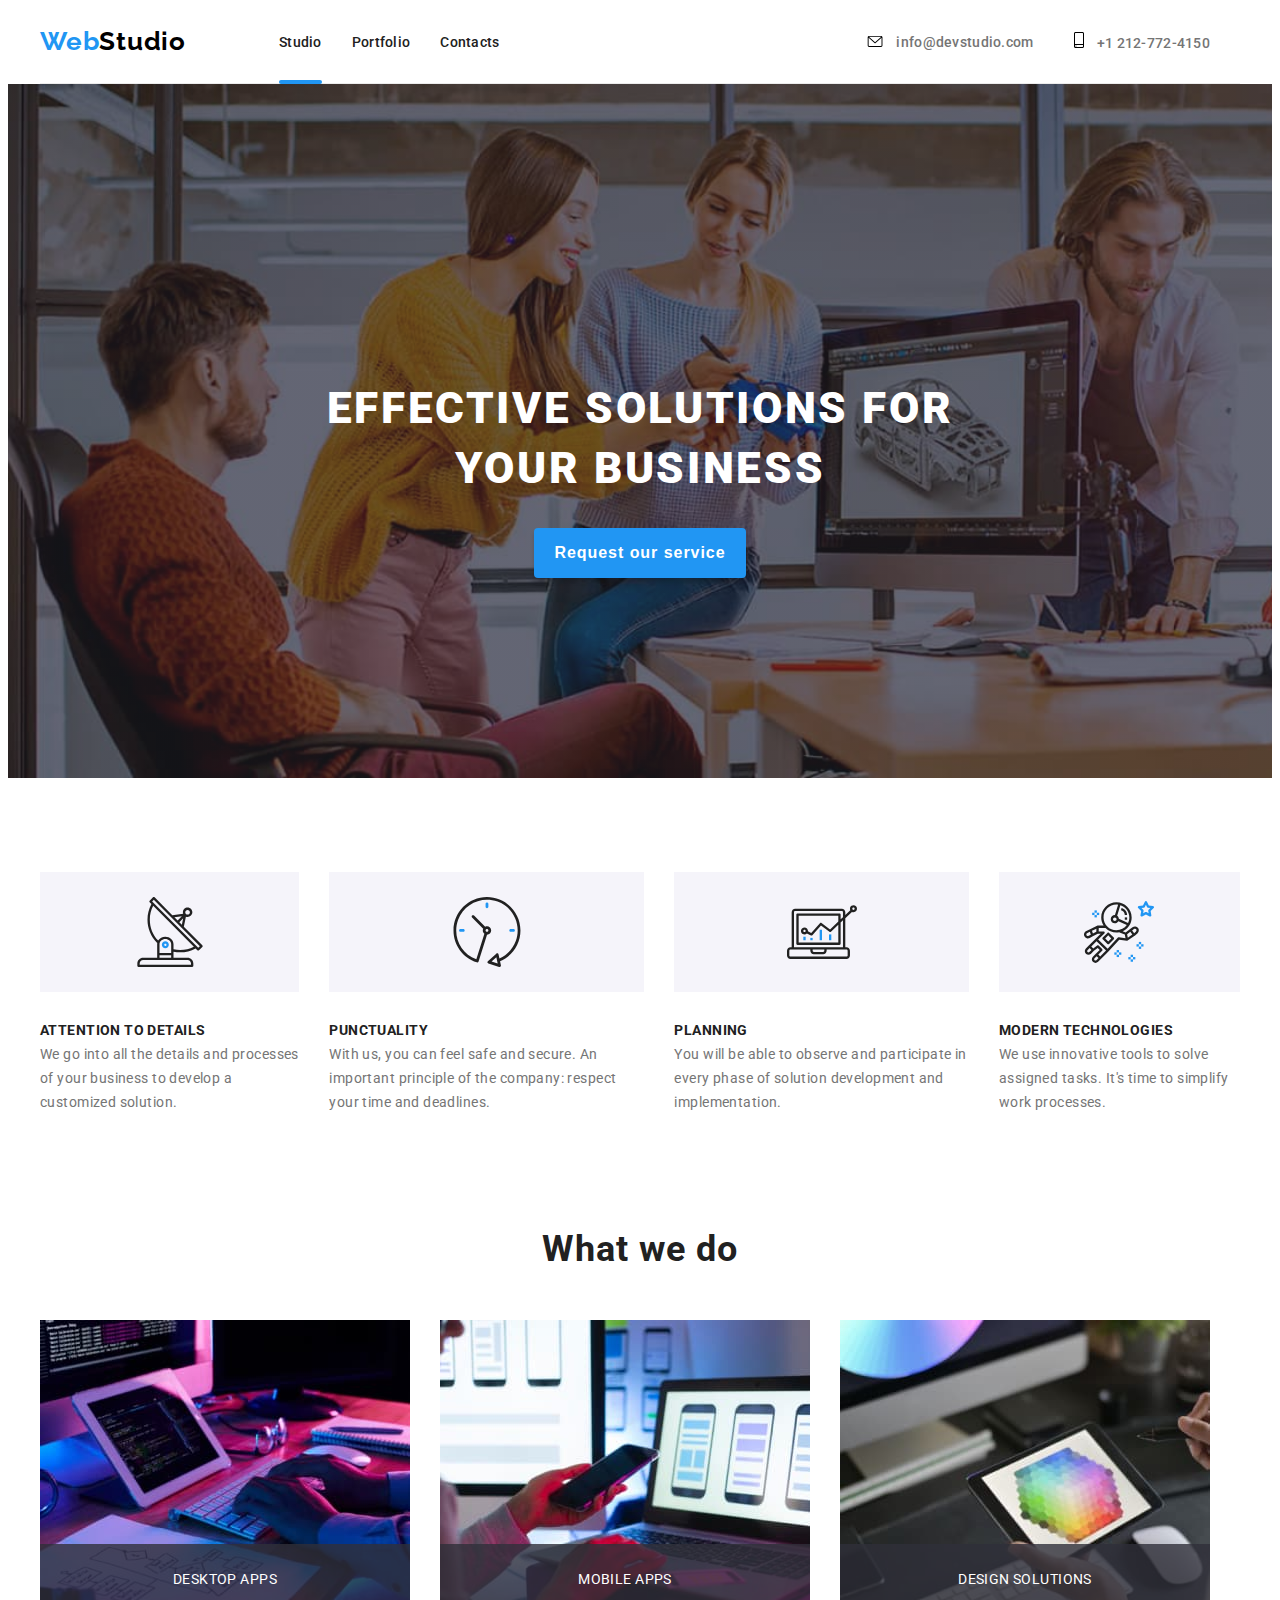
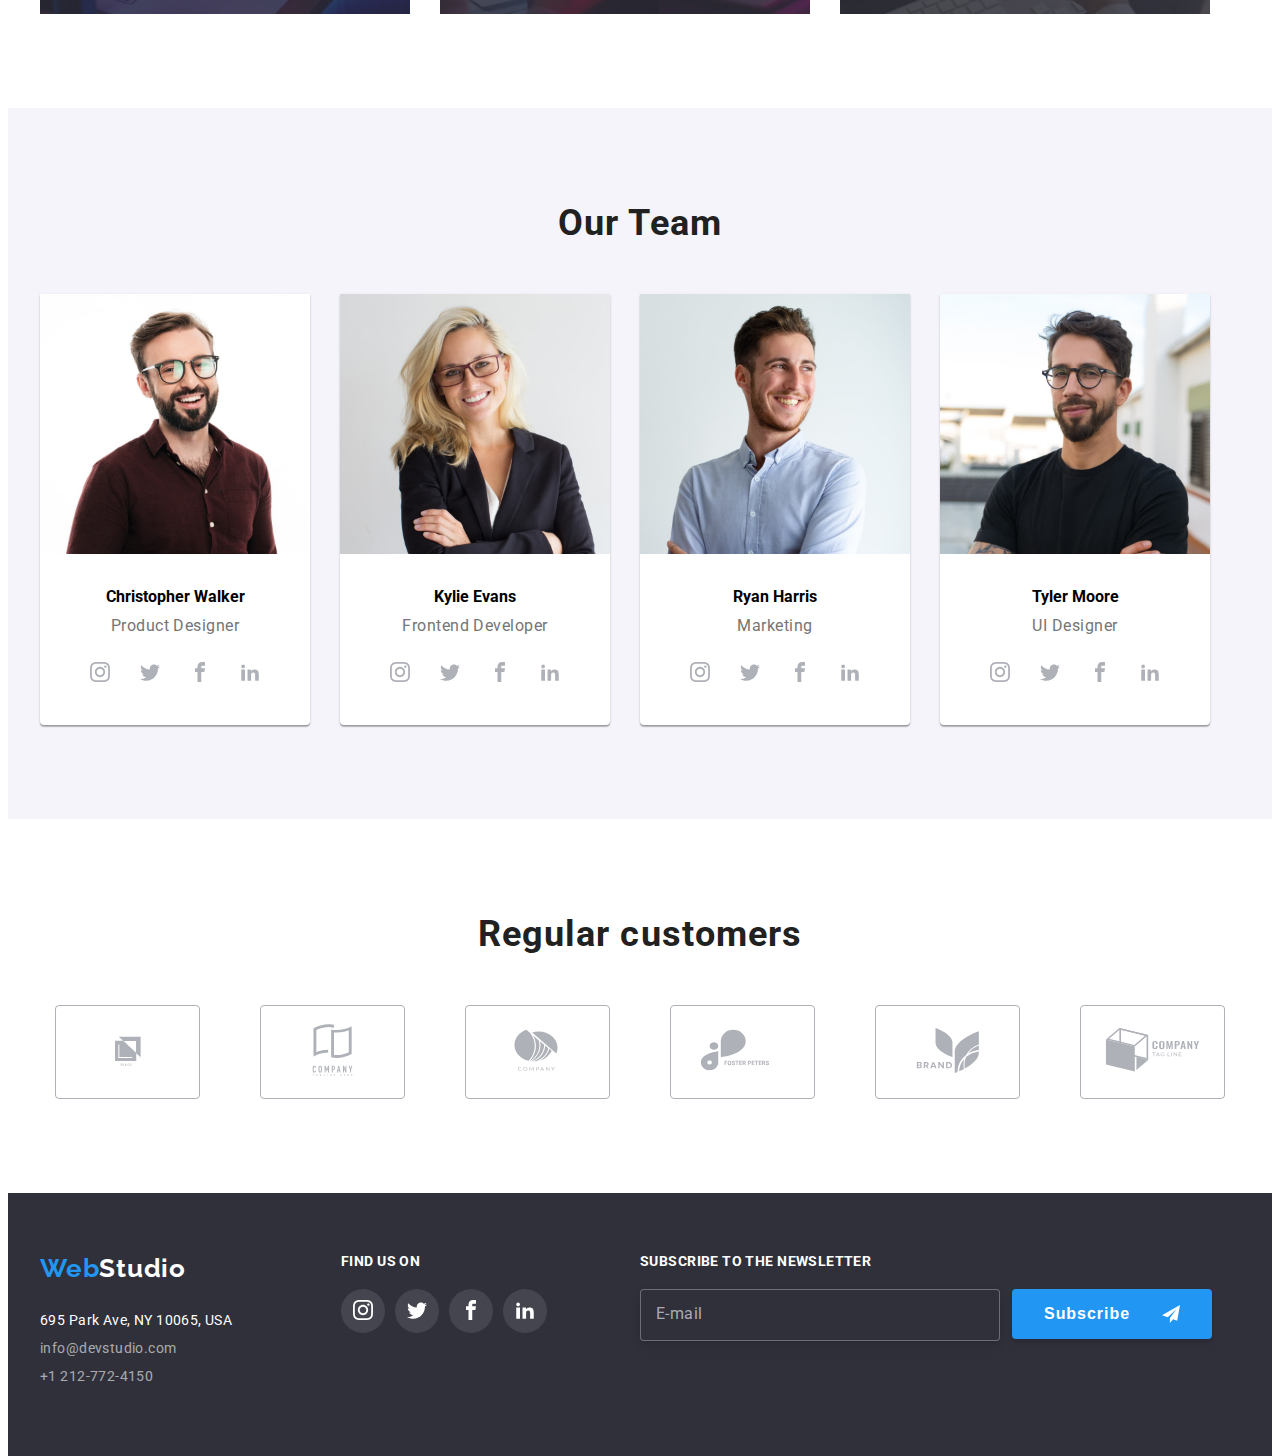
<file: index.html>
<!DOCTYPE html>
<html lang="en">
<head>
    <meta>
    <title>Web Home Studio Project</title>
    <link rel="preconnect" href="https://fonts.googleapis.com">
    <link rel="preconnect" href="https://fonts.gstatic.com" crossorigin>
    <link href="https://fonts.googleapis.com/css2?family=Raleway:wght@700&family=Roboto:wght@400;500;700;900&display=swap" rel="stylesheet">  
    <link rel="stylesheet" href="./css/styles.css">
    <link rel="stylesheet" href="./css/main.min.css">
</head>
<body>
    <div class="modal is-hidden" data-modal>
        <div class="modal-inner-div">
            <button class="x" data-modal-close>
                <svg class="modal-icon" width="11" height="11">
                <use href="./images/symbol-defs.svg#icon-Vector">
                </use>
            </svg></button>
            <div class="modal-form">
                <h3 class="modal-form-title">Leave your information and we'll call you back</h3>
                <form name="modal-request" class="modal-request-form">
                    <label class="modal-form-label">
                        Name
                        <input type="name" name="Name">
                        <svg class="modal-icon-form" width="12" height="12">
                            <use href="./images/symbol-defs.svg#icon-name-form"></use>
                        </svg>
                    </label>
                    <label class="modal-form-label">
                        Telephone
                        
                        <input type="tel" name="Telephone">
                        <svg class="modal-icon-form" width="12" height="12">
                            <use href="./images/symbol-defs.svg#icon-tel-form"></use>
                        </svg>
                    </label>
                    <label class="modal-form-label">
                        E-mail
                        
                        <input type="email" name="E-mail">
                        <svg class="modal-icon-form" width="12" height="12">
                            <use href="./images/symbol-defs.svg#icon-email-form"></use>
                        </svg>
                    </label>

                    <label class="modal-form-label">
                        Comments
                        <textarea name="feedback" placeholder="Enter the text"></textarea>
                    </label>

                    <label class="modal-checkbox">
                        
                        <input type="checkbox" name="Comments" value="reading">
                        <span class="modal-replace-checkbox">
                            <svg>
                                <use href="./images/symbol-defs.svg#icon-check-checkbox"></use>
                            </svg>
                        </span>
                        I agree with the letter and accept the
                        <span class="modal-terms-and-cond">Terms and Conditions</span>
                    </label>
                    <button type="submit" class="modal-send-button-form">Send</button>
                </form>
            </div>
        </div>
    </div>
    <!--HeaderClass-->
    <header class="header">    
        <div class="container">
            <div class="header-navigation">
                <a class="header-WebStudio-info" href="Web">Web<span id="studio1">Studio</span></a>
                <nav class="header-nav-link">
                    <ul class="header-left">
                        <li><a class="page-link-a" href="./index.html">Studio</a></li>
                        <li><a class="page-link" href="./portofolio.html">Portfolio</a></li>
                        <li><a class="page-link" href="Contacts">Contacts</a></li>
                    </ul>
                    <ul class="header-right">
                        <li class="header-right-envelope">
                            <a class="header-contact-link" href="mailto:info@devstudio.com">
                                <svg class="header-icons" width="16" height="12">
                                    <use href="./images/symbol-defs.svg#icon-envelope"></use>
                                </svg>
                                info@devstudio.com
                            </a>
                        </li>
                        <li class="header-right-phone">
                            <a class="header-contact-link" href="tel:+1 212-772-4150">
                                <svg class="header-icons" width="10" height="16">
                                    <use href="./images/symbol-defs.svg#icon-smartphone"></use>
                                </svg> 
                                +1 212-772-4150
                            </a>
                        </li>
                    </ul>
                </nav>   
            </div>
         </div>
     </header>
    <main>
        <!--OurMottoSection-->
        <section class="section section-one">
            <div class="container">
                <h1 class="section__title section-one-title">EFFECTIVE SOLUTIONS FOR YOUR BUSINESS</h1>
                <button data-modal-open class="head-button" type="button">Request our service</button>
            </div>
        </section>
        <!--OurQualities-->
        <section class="section section-two">
            <div class="container">
                <ul class="grid">
                    <li class="grid__items">
                        <div class="our-qualities">
                            <a href="#">
                                <svg width="70" height="70">
                                    <use href="./images/symbol-defs.svg#icon-antenna-1"></use>
                                </svg>
                            </a>
                            <h3 class="our-qualities__title" >ATTENTION TO DETAILS</h3>
                            <p class="our-qualities__description">We go into all the details and processes of your business to develop a customized solution.</p>
                        </div>
                    </li>
                    <li class="grid__items">
                        <div class="our-qualities">
                            <a href="#">
                                <svg width="70" height="70">
                                    <use href="./images/symbol-defs.svg#icon-clock-1"></use>
                                </svg>
                            </a>
                            <h3 class="our-qualities__title" >PUNCTUALITY</h3>
                            <p class="our-qualities__description">With us, you can feel safe and secure. An important principle of the company: respect your time and deadlines.</p>
                        </div>
                    </li>
                    <li class="grid__items">
                        <div class="our-qualities">
                            <a href="#">
                                <svg width="70" height="70">
                                    <use href="./images/symbol-defs.svg#icon-diagram-1"></use>
                                </svg>
                            </a>
                            <h3 class="our-qualities__title" >PLANNING</h3>
                            <p class="our-qualities__description">You will be able to observe and participate in every phase of solution development and implementation.</p>
                        </div>
                    </li>
                    <li class="grid__items">
                        <div class="our-qualities">
                            <a href="#">
                                <svg width="70" height="70">
                                    <use href="./images/symbol-defs.svg#icon-astronaut-1"></use>
                                </svg>
                            </a>
                            <h3 class="our-qualities__title" >MODERN TECHNOLOGIES</h3>
                            <p class="our-qualities__description">We use innovative tools to solve assigned tasks. It's time to simplify work processes.</p>
                        </div>
                    </li>
                </ul>
            </div>
        </section>
        </div>
        <!--WhatWeDoSection-->
        <section class="section section-three">
            <div class="container">
                <h2 class="section__title section-three-title">What we do</h2>
                <ul class="grid">
                    <li class="grid__items">
                        <div class="section-three-what-we-do">
                            <img src="./images/Tablet and comp 1.jpg" alt="Tablet and comp 1" width="370" height="294">
                            <p class="section-three-what-we-do__title">DESKTOP APPS</p>
                        </div>
                    </li>
                    <li class="grid__items">
                        <div class="section-three-what-we-do">
                            <img src="./images/Tablet and comp 2.jpg" alt="Tablet and comp 2" width="370" height="294">
                            <p class="section-three-what-we-do__title">MOBILE APPS</p>
                        </div>
                    </li>
                    <li class="grid__items">
                        <div class="section-three-what-we-do">
                            <img src="./images/Tablet and comp 3.jpg" alt="Tablet and comp 3" width="370" height="294">
                            <p class="section-three-what-we-do__title">DESIGN SOLUTIONS</p>
                        </div>
                    </li>
                </ul>
            </div>
        </section>
        </div>
        <!--OurTeamSection-->
        <section class="section section-four">
            <div class="container">
                <h2 class="section__title section-four-title">Our Team</h2>
                <ul class="grid">
                    <li class="grid__card">
                        <div class="our-team">
                            <img class="our-team__image" src="./images/Christopher Walker-2.jpg" alt="Christopher Walker" width="270" height="260">
                            <div class="our-team__details">
                                <h3 class="our-team__title">Christopher Walker</h3>
                                <p class="our-team__ocupation">Product Designer</p>
                            </div>
                            <!-- <div class="social-media-icons"> -->
                            <ul class="social-media-icons our-team__social-media">
                                    <li class="social-media__item">
                                        <a href="#">
                                            <svg width="20" height="20" fill="#AFB1B8">
                                            <use href="./images/symbol-defs.svg#icon-instagram"></use>
                                            </svg>
                                        </a>
                                    </li>
                                    <li class="social-media__item">
                                        <a href="#">
                                            <svg width="20" height="20" fill="#AFB1B8">
                                            <use href="./images/symbol-defs.svg#icon-twitter"></use>
                                            </svg>
                                        </a>
                                    </li>
                                    <li class="social-media__item">
                                            <a href="#">
                                            <svg width="20" height="20" fill="#AFB1B8">
                                                <use href="./images/symbol-defs.svg#icon-facebook"></use>
                                            </svg>
                                        </a>
                                    </li>
                                    <li class="social-media__item">
                                        <a href="#">
                                            <svg width="20" height="20" fill="#AFB1B8">
                                                <use href="./images/symbol-defs.svg#icon-linkedin2"></use>
                                            </svg>
                                        </a>
                                    </li>
                            </ul>
                            <!-- </div> -->
                        </div>
                    </li>
                    <li class="grid__card">
                        <!-- <div class="our-team"> -->
                            <img class="our-team__image" src="./images/Kylie Evans-2.jpg" alt="Kylie Evans" width="270" height="260">
                            <div class="our-team__details">
                                <h3 class="our-team__title">Kylie Evans</h3>
                                <p class="our-team__ocupation">Frontend Developer</p>
                            </div>  
                            <!-- <div class="social-media-icons"> -->
                                <ul class="social-media-icons our-team__social-media">
                                    <li class="social-media__item">
                                        <a href="#">
                                        <svg width="20" height="20" fill="#AFB1B8">
                                            <use href="./images/symbol-defs.svg#icon-instagram"></use>
                                        </svg>
                                    </a></li>
                                    <li class="social-media__item">
                                        <a href="#">
                                        <svg width="20" height="20" fill="#AFB1B8">
                                            <use href="./images/symbol-defs.svg#icon-twitter"></use>
                                        </svg>
                                    </a></li>
                                    <li class="social-media__item">
                                        <a href="#">
                                        <svg width="20" height="20" fill="#AFB1B8">
                                            <use href="./images/symbol-defs.svg#icon-facebook"></use>
                                        </svg>
                                    </a></li>
                                    <li class="social-media__item">
                                        <a href="#">
                                        <svg width="20" height="20" fill="#AFB1B8">
                                            <use href="./images/symbol-defs.svg#icon-linkedin2"></use>
                                        </svg>
                                    </a></li>
                                </ul>
                            <!-- </div> -->
                        <!-- </div> -->
                    </li>
                    <li class="grid__card">
                        <!-- <div class="our-team"> -->
                            <img class="our-team__image" src="./images/Ryan Harris-2.jpg" alt="Ryan Harris" width="270" height="260">
                            <div class="our-team__details">
                                <h3 class="our-team__title">Ryan Harris</h3>
                                <p class="our-team__ocupation">Marketing</p>
                            </div>
                            <!-- <div class="social-media-icons"> -->
                                <ul class="social-media-icons our-team__social-media">
                                    <li class="social-media__item">
                                        <a href="#">
                                        <svg width="20" height="20" fill="#AFB1B8">
                                            <use href="./images/symbol-defs.svg#icon-instagram"></use>
                                        </svg>
                                    </a></li>
                                    <li class="social-media__item">
                                        <a href="#">
                                        <svg width="20" height="20" fill="#AFB1B8">
                                            <use href="./images/symbol-defs.svg#icon-twitter"></use>
                                        </svg>
                                    </a></li>
                                    <li class="social-media__item">
                                        <a href="#">
                                        <svg width="20" height="20" fill="#AFB1B8">
                                            <use href="./images/symbol-defs.svg#icon-facebook"></use>
                                        </svg>
                                    </a></li>
                                    <li class="social-media__item">
                                        <a href="#">
                                        <svg width="20" height="20" fill="#AFB1B8">
                                            <use href="./images/symbol-defs.svg#icon-linkedin2"></use>
                                        </svg>
                                    </a></li>
                                </ul>
                            <!-- </div> -->
                        <!-- </div> -->
                    </li>
                    <li class="grid__card">
                        <!-- <div class="our-team"> -->
                            <img class="our-team__image" src="./images/Tyler Moore-2.jpg" alt="Tyler Moore" width="270" height="260">
                            <div class="our-team__details">
                                <h3 class="our-team__title">Tyler Moore</h3>
                                <p class="our-team__ocupation">UI Designer</p>
                            </div>
                            <!-- <div class="social-media-icons"> -->
                                <ul class="social-media-icons our-team__social-media">
                                    <li class="social-media__item">
                                        <a href="#">
                                        <svg width="20" height="20" fill="#AFB1B8">
                                            <use href="./images/symbol-defs.svg#icon-instagram"></use>
                                        </svg>
                                    </a></li>
                                    <li class="social-media__item">
                                        <a href="#">
                                        <svg width="20" height="20" fill="#AFB1B8">
                                            <use href="./images/symbol-defs.svg#icon-twitter"></use>
                                        </svg>
                                    </a></li>
                                    <li class="social-media__item">
                                        <a href="#">
                                        <svg width="20" height="20" fill="#AFB1B8">
                                            <use href="./images/symbol-defs.svg#icon-facebook"></use>
                                        </svg>
                                    </a></li>
                                    <li class="social-media__item">
                                        <a href="#">
                                        <svg width="20" height="20" fill="#AFB1B8">
                                            <use href="./images/symbol-defs.svg#icon-linkedin2"></use>
                                        </svg>
                                    </a></li>
                                </ul>
                            <!-- </div> -->
                        <!-- </div> -->
                    </li>
                </ul>
            </div>
        </section>
        </div>
        <!--RegularCustomers-->
        <section class="section section-five">
            <div class="container">
                <h2 class="section-title section-five-title">Regular customers</h2>
                <ul class="grid">
                    <li class="grid-customers">
                        <a href="#">
                        <svg width="106" height="60" fill="#AFB1B8">
                            <use href="./images/symbol-defs.svg#icon-Client-1"></use>
                        </svg>
                    </a></li>
                    <li class="grid-customers">
                        <a href="#">
                        <svg width="106" height="60" fill="#AFB1B8">
                            <use href="./images/symbol-defs.svg#icon-Logo"></use>
                        </svg>
                    </a></li>
                    <li class="grid-customers">
                        <a href="#">
                        <svg width="106" height="60" fill="#AFB1B8">
                            <use href="./images/symbol-defs.svg#icon-Logo-1"></use>
                        </svg>
                    </a></li>
                    <li class="grid-customers">
                        <a href="#">
                        <svg width="106" height="60" fill="#AFB1B8">
                            <use href="./images/symbol-defs.svg#icon-Logo-2"></use>
                        </svg>
                    </a></li>
                    <li class="grid-customers">
                        <a href="#">
                        <svg width="106" height="60" fill="#AFB1B8">
                            <use href="./images/symbol-defs.svg#icon-Logo-3"></use>
                        </svg>
                    </a></li>
                    <li class="grid-customers">
                        <a href="#">
                        <svg width="106" height="60" fill="#AFB1B8">
                            <use href="./images/symbol-defs.svg#icon-Logo-4"></use>
                        </svg>
                    </a></li>
                </ul>
            </div>
        </section>
    </main>
    <!--FooterSection-->
    <footer class="footer">
        <div class="container">
            <div class="footer-navigation">
                <div class="footer-left">
                    <a class="footer-WebStudio-info bottom-webstudio" href="Web">Web<span id="studio2">Studio</span></a>
                    <address>
                        <ul class="footer-adress-list">
                            <li class="footer-adress"><a class="footer-adress-link" href="695 Park Ave, NY 10065, USA">695 Park Ave, NY 10065, USA</a></li>
                            <li class="footer-adress"><a class="footer-contact-link" href="mailto:info@devstudio.com">info@devstudio.com</a></li>
                            <li class="footer-adress"><a class="footer-contact-link" href="tel:+1 212-772-4150">+1 212-772-4150</a></li>
                        </ul>
                    </address>
                </div>
                <div class="footer-social-media-icons footer-right">
                    <p class="find-us-on">FIND US ON</p>
                    <ul class="footer-social-media-icons-list">
                        <li class="footer-icon-list-item">
                            <a href="#">
                            <svg width="20" height="20" fill="white">
                                <use href="./images/symbol-defs.svg#icon-instagram"></use>
                            </svg>
                        </a></li>
                        <li class="footer-icon-list-item">
                            <a href="#">
                            <svg width="20" height="20" fill="white">
                                <use href="./images/symbol-defs.svg#icon-twitter"></use>
                            </svg>
                        </a></li>
                        <li class="footer-icon-list-item">
                            <a href="#">
                            <svg width="20" height="20" fill="white">
                                <use href="./images/symbol-defs.svg#icon-facebook"></use>
                            </svg>
                        </a></li>
                        <li class="footer-icon-list-item">
                            <a href="#">
                            <svg width="20" height="20" fill="white">
                                <use href="./images/symbol-defs.svg#icon-linkedin2"></use>
                            </svg>
                        </a></li>
                    </ul>
                </div>
                <div class="footer-form-position">
                    <h3 class="footer-form-position-title">SUBSCRIBE TO THE NEWSLETTER</h3>
                    <div class="footer-form">
                        <P class="footer-email-text">E-mail</P>
                        <form name="" class="footer-form-email">
                            <label class="footer-form-label">
                                <input type="email" name="E-mail"/>
                            </label>
                        </form>
                        <button class="footer-form-button" type="submit">Subscribe
                            <svg class="modal-icon-form-footer" width="18" height="18">
                                <use href="./images/symbol-defs.svg#icon-icon-send-footer"></use>
                            </svg>
                        </button>
                        </form>
                    </div>
                </div>
            </div>
        </div>        
    </footer>
    <script src="./js/modal.js"></script>
</body>
</html>
</file>
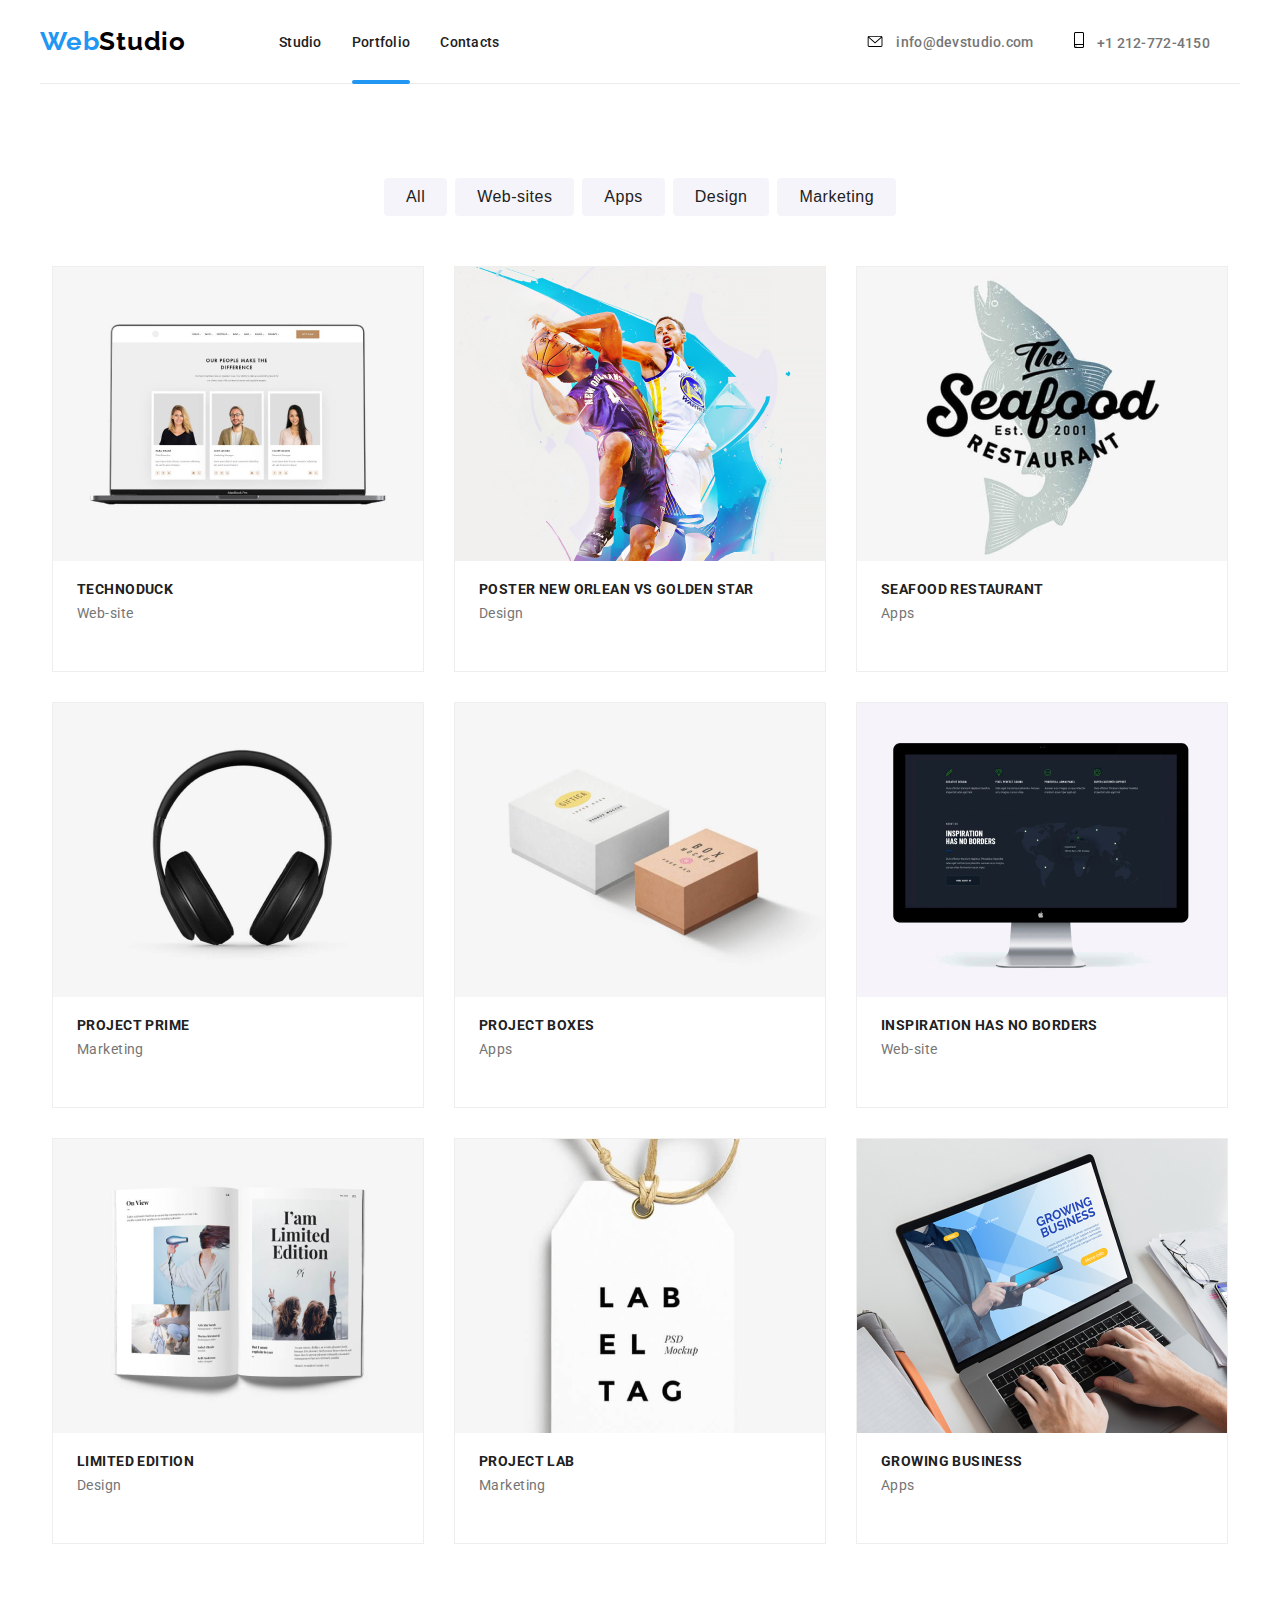
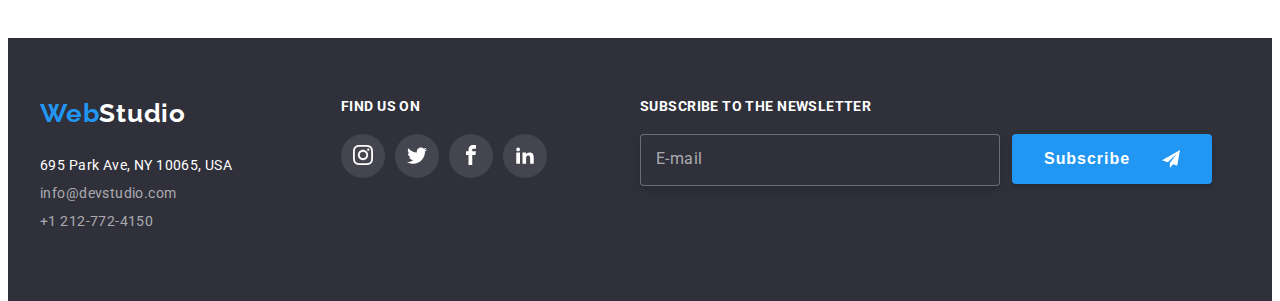
<file: portofolio.html>
<!DOCTYPE html>
<html lang="en">
<head>
    <meta>
    <title>Web Home Studio Project</title>
    <link rel="preconnect" href="https://fonts.googleapis.com">
    <link rel="preconnect" href="https://fonts.gstatic.com" crossorigin>
    <link href="https://fonts.googleapis.com/css2?family=Raleway:wght@700&family=Roboto:wght@400;500;700;900&display=swap" rel="stylesheet">  
    <link rel="stylesheet" href="./css/styles.css">
    <link rel="stylesheet" href="./css/main.min.css">
</head>
<body>
    <!--HeaderClass-->
    <header class="header">    
        <div class="container">
            <div class="header-navigation">
                <a class="header-WebStudio-info" href="Web">Web<span id="studio1">Studio</span></a>
                <nav class="header-nav-link">
                    <ul class="header-left">
                        <li><a class="page-link" href="./index.html">Studio</a></li>
                        <li><a class="page-link-a" href="./portofolio.html">Portfolio</a></li>
                        <li><a class="page-link" href="Contacts">Contacts</a></li>
                    </ul>
                    <ul class="header-right">
                        <li class="header-right-envelope">
                            <a class="header-contact-link" href="mailto:info@devstudio.com">
                                <svg class="header-icons" width="16" height="12">
                                    <use href="./images/symbol-defs.svg#icon-envelope"></use>
                                </svg>
                                info@devstudio.com
                            </a>
                        </li>
                        <li class="header-right-phone">
                            <a class="header-contact-link" href="tel:+1 212-772-4150">
                                <svg class="header-icons" width="10" height="16">
                                    <use href="./images/symbol-defs.svg#icon-smartphone"></use>
                                </svg> 
                                +1 212-772-4150
                            </a>
                        </li>
                    </ul>
                </nav>   
            </div>
         </div>
     </header>
    <main>
        <!--OurProjectsSection-->
        <section class="section portofolio-section">
            <div class="container">
                <ul class="grid grid-projects">
                    <li><button class="grid-button" type="button">All</button></li>
                    <li><button class="grid-button" type="button">Web-sites</button></li>
                    <li><button class="grid-button" type="button">Apps</button></li>
                    <li><button class="grid-button" type="button">Design</button></li>
                    <li><button class="grid-button" type="button">Marketing</button></li>
                </ul>
                <ul class="grid grid-portofolio">
                    <li class="grid__card-portofolio">
                        <div class="grid__card-portofolio-upper">
                            <div class="grid__overlay">Technoduck is a state-of-the-art coronavirus distribution platform. Companies use this platform for digital espionage and attacks on competitors' secure servers.</div>
                            <img class="grid__image-portofolio" src="./images/img-1.jpg" alt="">
                        </div>
                        <div class="grid__card-portofolio-lower">
                            <h3 class="grid-title" >Technoduck</h3>
                            <p class="grid-description" >Web-site</p>
                        </div>
                    </li>
                    <li class="grid__card-portofolio">
                        <div class="grid__card-portofolio-upper">
                            <div class="grid__overlay">Technoduck is a state-of-the-art coronavirus distribution platform. Companies use this platform for digital espionage and attacks on competitors' secure servers.</div>
                            <img class="grid__image-portofolio" src="./images/img-2.jpg" alt="">
                        </div>
                        <div class="grid__card-portofolio-lower">
                            <h3 class="grid-title" >Poster New Orlean vs Golden Star</h3>
                            <p class="grid-description">Design</p>
                        </div>
                    </li>
                    <li class="grid__card-portofolio">
                        <div class="grid__card-portofolio-upper">
                            <div class="grid__overlay">Technoduck is a state-of-the-art coronavirus distribution platform. Companies use this platform for digital espionage and attacks on competitors' secure servers.</div>
                            <img class="grid__image-portofolio" src="./images/img-3.jpg" alt="">
                        </div>
                        <div class="grid__card-portofolio-lower">
                           <h3 class="grid-title" >Seafood Restaurant</h3>
                           <p class="grid-description">Apps</p>
                        </div>
                    </li>
                    <li class="grid__card-portofolio">
                        <div class="grid__card-portofolio-upper">
                            <div class="grid__overlay">Technoduck is a state-of-the-art coronavirus distribution platform. Companies use this platform for digital espionage and attacks on competitors' secure servers.</div>
                            <img class="grid__image-portofolio" src="./images/img-4.jpg" alt="">
                         </div>
                         <div class="grid__card-portofolio-lower">
                            <h3 class="grid-title" >Project Prime</h3>
                            <p class="grid-description">Marketing</p>
                        </div>
                    </li>
                    <li class="grid__card-portofolio">
                        <div class="grid__card-portofolio-upper">
                            <div class="grid__overlay">Technoduck is a state-of-the-art coronavirus distribution platform. Companies use this platform for digital espionage and attacks on competitors' secure servers.</div>
                            <img class="grid__image-portofolio" src="./images/img-5.jpg" alt="">
                        </div>
                        <div class="grid__card-portofolio-lower">
                            <h3 class="grid-title" >Project Boxes</h3>
                            <p class="grid-description">Apps</p>
                        </div>
                    </li>
                    <li class="grid__card-portofolio">
                        <div class="grid__card-portofolio-upper">
                            <div class="grid__overlay">Technoduck is a state-of-the-art coronavirus distribution platform. Companies use this platform for digital espionage and attacks on competitors' secure servers.</div>
                            <img class="grid__image-portofolio" src="./images/img-6.jpg" alt="">
                        </div>
                        <div class="grid__card-portofolio-lower">
                            <h3 class="grid-title" >Inspiration has no Borders</h3>
                            <p class="grid-description">Web-site</p>
                        </div>
                    </li>
                    <li class="grid__card-portofolio">
                        <div class="grid__card-portofolio-upper">
                            <div class="grid__overlay">Technoduck is a state-of-the-art coronavirus distribution platform. Companies use this platform for digital espionage and attacks on competitors' secure servers.</div>
                            <img class="grid__image-portofolio" src="./images/img-7.jpg" alt="">
                        </div>
                        <div class="grid__card-portofolio-lower">
                            <h3 class="grid-title" >Limited Edition</h3>
                            <p class="grid-description">Design</p>
                        </div>
                    </li>
                    <li class="grid__card-portofolio">
                        <div class="grid__card-portofolio-upper">
                            <div class="grid__overlay">Technoduck is a state-of-the-art coronavirus distribution platform. Companies use this platform for digital espionage and attacks on competitors' secure servers.</div>
                            <img class="grid__image-portofolio" src="./images/img-8.jpg" alt="">
                        </div>
                        <div class="grid__card-portofolio-lower">
                            <h3 class="grid-title" >Project LAB</h3>
                            <p class="grid-description">Marketing</p>
                        </div>
                    </li>
                    <li class="grid__card-portofolio">
                        <div class="grid__card-portofolio-upper">
                            <div class="grid__overlay">Technoduck is a state-of-the-art coronavirus distribution platform. Companies use this platform for digital espionage and attacks on competitors' secure servers.</div>
                            <img class="grid__image-portofolio" src="./images/img-9.jpg" alt="">
                        </div>
                        <div class="grid__card-portofolio-lower">
                            <h3 class="grid-title" >Growing Business</h3>
                            <p class="grid-description">Apps</p>
                        </div>
                    </li>
                </ul>
            </div>
        </section>
    </main>
    <!--FooterSection-->
    <footer class="footer">
        <div class="container">
            <div class="footer-navigation">
                <div class="footer-left">
                    <a class="footer-WebStudio-info bottom-webstudio" href="Web">Web<span id="studio2">Studio</span></a>
                    <address>
                        <ul class="footer-adress-list">
                            <li class="footer-adress"><a class="footer-adress-link" href="695 Park Ave, NY 10065, USA">695 Park Ave, NY 10065, USA</a></li>
                            <li class="footer-adress"><a class="footer-contact-link" href="mailto:info@devstudio.com">info@devstudio.com</a></li>
                            <li class="footer-adress"><a class="footer-contact-link" href="tel:+1 212-772-4150">+1 212-772-4150</a></li>
                        </ul>
                    </address>
                </div>
                <div class="footer-social-media-icons footer-right">
                    <p class="find-us-on">FIND US ON</p>
                    <ul class="footer-social-media-icons-list">
                        <li class="footer-icon-list-item">
                            <a href="#">
                            <svg width="20" height="20" fill="white">
                                <use href="./images/symbol-defs.svg#icon-instagram"></use>
                            </svg>
                        </a></li>
                        <li class="footer-icon-list-item">
                            <a href="#">
                            <svg width="20" height="20" fill="white">
                                <use href="./images/symbol-defs.svg#icon-twitter"></use>
                            </svg>
                        </a></li>
                        <li class="footer-icon-list-item">
                            <a href="#">
                            <svg width="20" height="20" fill="white">
                                <use href="./images/symbol-defs.svg#icon-facebook"></use>
                            </svg>
                        </a></li>
                        <li class="footer-icon-list-item">
                            <a href="#">
                            <svg width="20" height="20" fill="white">
                                <use href="./images/symbol-defs.svg#icon-linkedin2"></use>
                            </svg>
                        </a></li>
                    </ul>
                </div>
                <div class="footer-form-position">
                    <h3 class="footer-form-position-title">SUBSCRIBE TO THE NEWSLETTER</h3>
                    <div class="footer-form">
                        <P class="footer-email-text">E-mail</P>
                        <form name="" class="footer-form-email">
                            <label class="footer-form-label">
                                <input type="email" name="E-mail"/>
                            </label>
                        </form>
                        <button class="footer-form-button" type="submit">Subscribe
                            <svg class="modal-icon-form-footer" width="18" height="18">
                                <use href="./images/symbol-defs.svg#icon-icon-send-footer"></use>
                            </svg>
                        </button>
                        </form>
                    </div>
                </div>
            </div>
        </div>        
    </footer>
</body>
</html>
</file>
<file: css/styles.css>
/* html {
    font-family: 'Roboto';
    font-style: normal;
    font-size: 14px;
} */

/* li {
    list-style: none;
    text-decoration: none;
} */

/* .container {
    width: 1200px;
    margin: 0px auto;
} */

/* .section {
    padding-top: 94px;
} */

/* .header-navigation { 
    background-color: white;
    font-weight: 500;
    line-height: 16px;
    letter-spacing: 0.02em;
    display: flex;
    justify-content: space-between;
    width: 100%;
    align-items: center;
    border-bottom: 1px solid #ECECEC;
} */

/* .modal {
    background: rgba(0, 0, 0, 0.2);
    position: fixed;
    width: 100%;
    height: 100%;
    z-index: 1;
    display: flex;
    justify-content: center;
    align-items: center;
    transition: opacity 250ms linear;
} */

/* .is-hidden {
    visibility: hidden;
    opacity: 0;
} */

/* .modal-inner-div {
    width: 528px;
    height: 581px;
    left: 536px;
    top: 221px;
    background: #FFFFFF;
    box-shadow: 0px 1px 3px rgba(0, 0, 0, 0.12), 0px 1px 1px rgba(0, 0, 0, 0.14), 0px 2px 1px rgba(0, 0, 0, 0.2);
    border-radius: 4px;
    transition: 250ms cubic-bezier(0.4, 0, 0.2, 1);
} */
/* .modal-inner-div > button {
    left: 490px;
    top: 8px;
    position: relative;
    padding: 0px;
    width: 30px;
    height: 30px;
    background: white;
    border: 1px solid rgba(0, 0, 0, 0.1);
    border-radius: 50%;
} */

/* modal-inner-div svg:hover {
    color: #2196F3;
    cursor: pointer;
    transition: 250ms cubic-bezier(0.4, 0, 0.2, 1);
} */

/* .x:hover {
    color: #2196F3;
    cursor: pointer;
    transition: 250ms cubic-bezier(0.4, 0, 0.2, 1);
} */

/* .modal-icon > use:hover {
    fill: #2196F3;
    cursor: pointer;
    transition: 250ms cubic-bezier(0.4, 0, 0.2, 1);
} */

/* .modal-form {
    flex-direction: column;
    margin: 2px 41px 40px 39px;
} */

/* .modal-icon-form {
    fill: #212121;
    padding-top: 30px;
    padding-left: 12px;
    position: absolute;
} */

/* .modal-form-title {
    margin: 2px 0px 12px;
    font-weight: 700;
    font-size: 20px;
    line-height: 23px;
    text-align: center;
    letter-spacing: 0.03em;
    color: #212121;
} */

/* .modal-request-form {
    display: flex;
    flex-direction: column;
} */

/* .modal-form-label {
    display: flex;
    flex-direction: column;
    padding: 0px 0px 10px;
    font-size: 12px;
    line-height: 14px;
    letter-spacing: 0.01em;
    color: #757575;
} */

/* .modal-form-label > input {
    padding-left: 40px;
} */

/* .modal-checkbox {
    font-weight: 400;
    font-size: 14px;
    line-height: 24px;
    letter-spacing: 0.03em;
    color: #757575;
    margin: 10px 11px 30px 13px;
    display: flex;
} */

/* .modal-form-label > input {
    margin: 4px 0px 0px;
    font-weight: 400;
    box-sizing: border-box;
    width: 448px;
    height: 40px;
    left: 576px;
    top: 382px;
    border: 1px solid rgba(33, 33, 33, 0.2);
    border-radius: 4px;
    outline: none;
} */

/* .modal-form-label > input:focus {
    border: 1px solid #2196F3;
    border-radius: 4px;
    cursor: pointer;
    outline: none;
    fill: #2196F3;
    transition: 250ms cubic-bezier(0.4, 0, 0.2, 1);
} */

    /* .modal-request-form input[type="email"]:focus+.modal-icon-form {
        fill: #2196F3;
        transition: 250ms cubic-bezier(0.4, 0, 0.2, 1);
    } */

/* .modal-request-form input[type="tel"]:focus+.modal-icon-form {
    fill: #2196F3;
    transition: 250ms cubic-bezier(0.4, 0, 0.2, 1);
} */

/* .modal-request-form input[type="name"]:focus+.modal-icon-form {
    fill: #2196F3;
    transition: 250ms cubic-bezier(0.4, 0, 0.2, 1);
} */

/* .modal-form-label > textarea:focus {
    border: 1px solid #2196F3;
    border-radius: 4px;
    cursor: pointer;
    outline: none;
    transition: 250ms cubic-bezier(0.4, 0, 0.2, 1);
} */

/* .modal-form-label > textarea:focus-visible {
    outline: none;
} */

/* .modal-form-label > textarea {
    box-sizing: border-box;
    height: 120px;
    border: 1px solid rgba(33, 33, 33, 0.2);
    border-radius: 4px;
    margin: 4px 0px 0px;
    padding: 12px 16px;
} */

/* .modal-replace-checkbox {
    width: 12px;
    height: 12px;
    border: 2px solid black;
    border-radius: 2px;
    display: inline-block;
    margin-right: 7px;
    margin-bottom: 5px;
} */

/* .modal-checkbox svg {
    width: 12px;
    height: 12px;
    fill: white;
    padding-bottom: 4px;
} */

/* .modal-terms-and-cond {
    font-weight: 400;
    font-size: 14px;
    line-height: 24px;
    letter-spacing: 0.03em;
    color: #2196F3;
    padding-left: 4px;
    text-decoration: underline;
} */

/* .modal-request-form input[type="checkbox"]:checked+.modal-replace-checkbox {
    background: #2196F3;
    border-color: #2196F3;
} */

/* .modal-request-form input[type="checkbox"] {
    display: none;
} */

/* .modal-send-button-form {
    font-weight: 700;
    font-size: 16px;
    letter-spacing: 0.06em;
    color: #FFFFFF;
    width: 200px;
    height: 50px;
    background: #2196F3;
    box-shadow: 0px 4px 4px rgba(0, 0, 0, 0.15);
    border-radius: 4px;
    justify-content: center;
    margin: 0px 124px 0px 124px;
    border: none;
} */

/* .modal-send-button-form:hover {
    background: #188CE8;
    box-shadow: 0px 4px 4px rgba(0, 0, 0, 0.15);
    border-radius: 4px;
    cursor: pointer;
    transition: 250ms cubic-bezier(0.4, 0, 0.2, 1);
} */

/* .modal-send-button-form:focus {
    outline: none;
} */

/* .header-nav-link {
    display: flex;
    flex-grow: 1;
    align-items: center;
    justify-content: space-between;
} */

/* .header-left {
    display: flex;
    align-items: center;
    padding-inline-start: 0px;
    padding: 32px 0px;
} */

/* .header-left :hover {
    color: #2196F3;
    cursor: pointer;
    transition: 250ms cubic-bezier(0.4, 0, 0.2, 1);
} */

/* .header-left > li {
    padding-right: 30px;
} */

/* .page-link {
    color: #212121;
    text-decoration: none;
} */

/* .header-contact-link {
    color: #757575;
    text-decoration: none;
    padding-left: 10px;
} */

/* .header-contact-link:hover {
    color:#2196F3;
    cursor: pointer;
    border: none;
    transition: 250ms cubic-bezier(0.4, 0, 0.2, 1);
} */

/* .header-right-envelope svg:hover {
    fill: #2196F3;
    transition: 250ms cubic-bezier(0.4, 0, 0.2, 1);
} */

/* .header-right-phone svg:hover {
    fill: #2196F3;
    transition: 250ms cubic-bezier(0.4, 0, 0.2, 1);
} */

/* .header-WebStudio-info {
    font-family: 'Raleway';
    font-style: normal;
    font-weight: 700;
    font-size: 26px;
    line-height: 31px;
    letter-spacing: 0.03em;
    color: #2196F3;
    text-decoration: none;
    padding: 0 93px 0 0;
} */

/* #studio1 {
    color: black;
}
  */
/* .header-right {
    color: #757575;
} */

/* .header-right {
    display: flex;
    align-items: center;
    padding-inline-start: 0px;
    padding: 32px 0px;
} */

/* .header-right-envelope {
    display: flex;
} */

/* .header-right-phone {
    display: flex;
} */

/* .header-icons {
    padding-right: 10px;
} */

/* .header-right > li {
    padding-right: 30px;
} */

/* .section-one {
    background-image: linear-gradient(rgba(47, 48, 58, 0.4) 180%, #C4C4C4 300%), url(../images/backgroung-Img.jpg);
    background-repeat: no-repeat;
    background-size: cover;
    height: 600px;
} */

/* .section-one-title {
    font-weight: 900;
    font-size: 44px;
    line-height: 60px;
    text-align: center;
    letter-spacing: 0.06em;
    text-transform: uppercase;
    color: #FFFFFF;
    width: 696px;
    padding-bottom: 30px;
    margin-inline-start: auto;
    margin-inline-end: auto;
    padding-top: 200px;
} */

/* .head-button {
    height: 50px;
    background:  #2196F3;
    border-radius: 4px;
    box-shadow: 0px 4px 4px rgba(0, 0, 0, 0.15);
    cursor: pointer;
    font-weight: 700;
    font-size: 16px;
    line-height: 30px;
    display: flex;
    letter-spacing: 0.06em;
    color: #FFFFFF;
    border: none;
    padding: 0px 20px;
    margin-inline-start: auto;
    margin-inline-end: auto;
    justify-content: center;
    align-items: center;
} */

/* .grid {
    display: flex;
    gap: 30px;
} */

/* .grid__card {
    background: white;
    box-shadow: 0px 1px 3px rgba(0, 0, 0, 0.12), 0px 1px 1px rgba(0, 0, 0, 0.14), 0px 2px 1px rgba(0, 0, 0, 0.2);
    border-radius: 0px 0px 4px 4px;
} */


/* .our-qualities a {
    background-color: #F5F4FA;
    align-items: center;
    height: 120px;
    display: flex;
    justify-content: center;
    margin-bottom: 30px;
} */

/* .portofolio-section {
    display: flex;
    flex-direction: column;
    padding-bottom: 94px;
} */

/* .grid-projects {
    list-style: none;
    border-radius: 4px;
    cursor: pointer;
    display: flex;
    justify-content: center;
    gap: 8px;
    height: 38px;
    padding-bottom: 50px;
} */

/* .grid-button {
    height: 38px;
    background: #F5F4FA;
    border-radius: 4px;
    cursor: pointer;
    font-weight: 500;
    font-size: 16px;
    line-height: 26px;
    text-align: center;
    letter-spacing: 0.03em;
    color: #212121;
    border: none;
    padding: 6px 22px 6px 22px;
} */

/* .grid-button:hover {
    color: #2196F3;
    cursor: pointer;
    border: none;
    width: auto;
    height: 38px;
    color: white;
    background: #2196F3;
    box-shadow: 0px 3px 1px rgba(0, 0, 0, 0.1), 0px 1px 2px rgba(0, 0, 0, 0.08), 0px 2px 2px rgba(0, 0, 0, 0.12);
    border-radius: 4px;
    transition: 250ms cubic-bezier(0.4, 0, 0.2, 1);
} */

/* .grid-portofolio {
    display: flex;
    justify-content: center;
    flex-wrap: wrap;
    gap: 30px;
} */

/* .grid__card-portofolio {
    flex-basis: 370px;
    height: 404px;
} */

/* .grid__card-portofolio:hover {
    box-shadow: 0px 1px 1px rgba(0, 0, 0, 0.12), 0px 4px 4px rgba(0, 0, 0, 0.06), 1px 4px 6px rgba(0, 0, 0, 0.16);
    cursor: pointer;
} */

/* .grid__overlay {
    font-weight: 400;
    font-size: 18px;
    line-height: 28px;
    letter-spacing: 0.03em;
    position: absolute;
    top: 0;
    left: 0;
    height: 294px;
    color: white;
    background: rgba(33, 150, 243, 0.9);
    overflow: hidden;
    transform: translatey(101%);
    transition: 250ms cubic-bezier(0.4, 0, 0.2, 1);
    padding: 63px 24px 91px 24px;
} */

/* .grid__card-portofolio-upper {
    position: relative;
    overflow: hidden;
    width: 370px;
    height: 294px;
    margin-left: auto;
    margin-right: auto;
} */

/* .grid__card-portofolio-upper:hover .grid__overlay {
    transform: translateY(0px);
} */

/* .grid__card-portofolio-lower {
    padding: 20px 24px;
} */

/* .grid-portofolio > li {
    border: 1px solid #EEEEEE;
} */

/* .grid__card-portofolio > h3 {
   padding: 20px 0px 4px 24px;
} */

/* .grid__card-portofolio > p {
    padding-left: 24px;
} */

/* .grid__image-portofolio {
    width: 370px; 
    height: 294px;
} */

/* .grid-title {
    font-weight: 700;
    font-size: 14px;
    line-height: 16px;
    letter-spacing: 0.03em;
    text-transform: uppercase;
    color: #212121;
    padding-bottom: 4px;
} */

/* .grid-description {
    font-weight: 400;
    font-size: 14px;
    line-height: 24px;
    letter-spacing: 0.03em;
    color: #757575;
    padding-bottom: 20px;
} */

/* .our-qualities__title {
    font-weight: 700;
    font-size: 14px;
    line-height: 16px;
    letter-spacing: 0.03em;
    text-transform: uppercase;
    color: #212121;
    padding-bottom: 4px;
} */

/* .section-three {
    display: flex;
    flex-direction: column;
    align-items: center;
    padding-bottom: 94px;
} */

/* .section-three-title {
    font-weight: 700;
    font-size: 36px;
    line-height: 42px;
    letter-spacing: 0.03em;
    color: #212121;
    padding-bottom: 50px;
    display: flex;
    justify-content: center;
} */

/* .section-three-what-we-do {
    display: flex;
    flex-direction: column-reverse;
} */

/* .section-three-what-we-do__title {
    position: absolute;
    width: 370px;
    height: 70px;
    background: rgba(47, 48, 58, 0.8);
    color: white;
    letter-spacing: 0.03em;
    text-transform: uppercase;
    justify-content: center;
    display: flex;
    align-items: center;
    box-sizing: border-box;
} */

/* .section-our-team {
    background-color: #F5F4FA;
    display: flex;
    flex-direction: column;
    align-items: center;
} */

/* .section-two {

} */

/* .section-four {
    background: #F5F4FA;
    padding-bottom: 94px;
} */

/* .section__title {
    font-weight: 700;
    font-size: 36px;
    line-height: 42px;
    letter-spacing: 0.03em;
    text-align: center;
} */

/* .section-four-title {
    padding-bottom: 50px;
    color: #212121;
} */

/* .our-team__image {
    padding-bottom: 30px;
} */

/* .our-team__ocupation {
    font-weight: 400;
    font-size: 16px;
    line-height: 19px;
    letter-spacing: 0.03em;
    color: #757575;
} */






/* .our-team__name {
    padding-bottom: 10px;
} */





/* .social-media-icons {
    display: flex;
    align-items: center;
    justify-content: space-evenly;
    width: 206px;
    margin: 16px 32px 30px;
} */

/* .our-team__details {
    display: flex;
    flex-direction: column;
    align-items: center;
} */

/* .our-team__title {
    padding-bottom: 10px;
} */

/* .social-media__item {
    height: 44px;
    width: 44px;
    background-color: #FFFFFF;
    border-radius: 50%;
    display: flex;
    justify-content: center;
    align-items: center;
} */

/* .social-media__item svg:hover {
    fill: white;
    transition: 250ms cubic-bezier(0.4, 0, 0.2, 1);
} */

/* .social-media__item:hover {
    background-color: #2196F3;
    transition: 250ms cubic-bezier(0.4, 0, 0.2, 1);
} */
/* 
.our-qualities__description {
    font-weight: 400;
    font-size: 14px;
    line-height: 24px;
    letter-spacing: 0.03em;
    color: #757575;
    padding-bottom: 20px;
} */

/* .section-five {
    display: flex;
    flex-direction: column;
    align-items: center;
} */

/* .section-five-title {
    font-weight: 700;
    font-size: 36px;
    line-height: 42px;
    text-align: center;
    letter-spacing: 0.03em;
    color: #212121;
} */





/* .regular-customers-list {
    display: flex;
    justify-content: center;
    align-items: center;
} */




/* .grid-customers {
    width: 170px;
    height: 92px;
    border: 1px solid #AFB1B8;
    border-radius: 4px;
    margin: 50px 15px 94px 15px;
    display: flex;
    align-items: center;
    justify-content: center;
} */
/* 
.grid-customers svg:hover {
    fill: #2196f3;
    transition: 250ms cubic-bezier(0.4, 0, 0.2, 1);
} */

/* .grid-customers:hover {
    border-color: #2196f3;
    transition: 250ms cubic-bezier(0.4, 0, 0.2, 1);
} */

/* .footer {
    background-color: #2F303A;
    display: flex;
    flex-direction: column;
    padding: 60px 0px;
} */

/* .footer-navigation {
    display: flex;
} */

/* .footer-left {
    display: flex;
    flex-direction: column;
} */

/* .bottom-webstudio{
    position: relative;
} */

/* #studio2 {
    color: white;
} */

/* .footer-adress-list {
    list-style: none;
    display: flex;
    flex-direction: column;
    padding-inline-start: 0px;
    padding-top: 28px;
} */

/* .footer-adress-list :hover {
    color: #2196F3;
    transition: 250ms cubic-bezier(0.4, 0, 0.2, 1);
} */

/* .footer-adress {
    padding-bottom: 12px;
} */

/* .footer-WebStudio-info {
    font-family: 'Raleway';
    font-style: normal;
    font-weight: 700;
    font-size: 26px;
    line-height: 31px;
    letter-spacing: 0.03em;
    color: #2196F3;
    text-decoration: none;
} */

/* .footer-adress-link {
    font-weight: 400;
    line-height: 16px;
    letter-spacing: 0.03em;
    color: #FFFFFF;
    text-decoration: none;
    font-style: normal;
} */

/* .footer-contact-link {
    font-weight: 400;
    line-height: 16px;
    letter-spacing: 0.03em;
    color: rgba(255, 255, 255, 0.6);
    text-decoration: none;
    font-style: normal;
} */

/* .find-us-on {
    font-weight: 700;
    line-height: 16px;
    letter-spacing: 0.03em;
    text-transform: uppercase;
    color: #FFFFFF;
    padding-bottom: 20px;
} */

/* .footer-social-media-icons-list {
    display: flex;
    justify-content: space-between;
    width: 206px;
} */

/* .footer-social-media-icons-list a:hover {
    color: white;
} */

/* .footer-icon-list-item {
    height: 44px;
    width: 44px;
    background-color: rgba(255, 255, 255, 0.1);
    border-radius: 50%;
    display: flex;
    justify-content: center;
    align-items: center;
    margin-bottom: 30px;
} */

/* .footer-icon-list-item > svg {
    color: white;
} */

/* .footer-icon-list-item:hover {
    background-color: #2196F3;
    transition: 250ms cubic-bezier(0.4, 0, 0.2, 1);
} */

/* * {
    margin-block-start: auto;
    margin-block-end: auto;
    padding-inline-start: 0px;
} */

/* .footer-right {
    height: 80px;
    padding-left: 94px;
    display: flex;
    flex-direction: column;
    margin-block-start: 0px;
    width: 206px;
} */

/* .page-link-a {
    position: relative;
    color: #212121;
    text-decoration: none;
} */

/* .page-link-a::after {
    content: "";
    position: absolute;
    width: 100%;
    height: 4px;
    background: #2196f3;
    border-radius: 2px;
    top: 46px;
    transition: 250ms cubic-bezier(0.4, 0, 0.2, 1);
    left: 0px;
} */

/* .footer-form-position {
    margin: 0px 0px 0px 93px;
} */

/* .footer-form-position-title {
    font-weight: 700;
    font-size: 14px;
    line-height: 16px;
    letter-spacing: 0.03em;
    text-transform: uppercase;
    color: #FFFFFF;
    margin-bottom: 20px;
} */

/* .footer-form {
    display: flex;
} */

/* .footer-form-label > input {
    border: 1px solid rgba(255, 255, 255, 0.3);
    filter: drop-shadow(0px 4px 4px rgba(0, 0, 0, 0.15));
    border-radius: 4px;
    width: 287px;
    height: 50px;
    padding: 0px;
    background: #2F303A;
    font-weight: 400;
    font-size: 16px;
    line-height: 20px;
    padding-left: 71px;
    color: white;
} */

/* .footer-email-text {
    position: absolute;
    margin: 15px 0px 15px 16px;
    z-index: 2; 
    font-weight: 400;
    font-size: 16px;
    line-height: 20px;
    display: flex;
    align-items: center;
    letter-spacing: 0.03em;
    color: rgba(255, 255, 255, 0.6);
} */

/* .footer-form-button {
    width: 200px;
    height: 50px;
    background: #2196F3;
    box-shadow: 0px 4px 4px rgba(0, 0, 0, 0.15);
    border-radius: 4px;
    font-weight: 700;
    font-size: 16px;
    line-height: 30px;
    display: flex;
    align-items: center;
    text-align: center;
    letter-spacing: 0.06em;
    color: #FFFFFF;
    justify-content: space-evenly;
    margin: 0px 215px 0px 12px;
    padding: 0px;
    border: 0px;
} */
</file>
<file: css/main.min.css>
:root{--color-green: brown}.portofolio-section{display:flex;flex-direction:column;padding-bottom:94px}.grid{display:flex;gap:30px}.grid-projects{list-style:none;border-radius:4px;cursor:pointer;display:flex;justify-content:center;gap:8px;height:38px;padding-bottom:50px}.grid-button{height:38px;background:#f5f4fa;border-radius:4px;cursor:pointer;font-weight:500;font-size:16px;line-height:26px;text-align:center;letter-spacing:.03em;color:#212121;border:none;padding:6px 22px 6px 22px}.grid-button:hover{color:#2196f3;cursor:pointer;border:none;width:auto;height:38px;color:#fff;background:#2196f3;box-shadow:0px 3px 1px rgba(0,0,0,.1),0px 1px 2px rgba(0,0,0,.08),0px 2px 2px rgba(0,0,0,.12);border-radius:4px;transition:250ms cubic-bezier(0.4, 0, 0.2, 1)}.grid-portofolio{display:flex;justify-content:center;flex-wrap:wrap;gap:30px}.grid-portofolio>li{border:1px solid #eee}.grid__card-portofolio{flex-basis:370px;height:404px}.grid__card-portofolio:hover{box-shadow:0px 1px 1px rgba(0,0,0,.12),0px 4px 4px rgba(0,0,0,.06),1px 4px 6px rgba(0,0,0,.16);cursor:pointer}.grid__card-portofolio>h3{padding:20px 0px 4px 24px}.grid__card-portofolio>p{padding-left:24px}.grid__card-portofolio-upper{position:relative;overflow:hidden;width:370px;height:294px;margin-left:auto;margin-right:auto}.grid__card-portofolio-upper:hover .grid__overlay{transform:translateY(0px)}.grid__overlay{font-weight:400;font-size:18px;line-height:28px;letter-spacing:.03em;position:absolute;top:0;left:0;height:294px;color:#fff;background:rgba(33,150,243,.9);overflow:hidden;transform:translatey(101%);transition:250ms cubic-bezier(0.4, 0, 0.2, 1);padding:63px 24px 91px 24px}.grid__image-portofolio{width:370px;height:294px}.grid__card-portofolio-lower{padding:20px 24px}.grid-title{font-weight:700;font-size:14px;line-height:16px;letter-spacing:.03em;text-transform:uppercase;color:#212121;padding-bottom:4px}.grid-description{font-weight:400;font-size:14px;line-height:24px;letter-spacing:.03em;color:#757575;padding-bottom:20px}html{font-family:"Roboto";font-style:normal;font-size:14px}li{list-style:none;text-decoration:none}.container{width:1200px;margin:0px auto}.section{padding-top:94px}*{-webkit-margin-before:auto;margin-block-start:auto;-webkit-margin-after:auto;margin-block-end:auto;-webkit-padding-start:0px;padding-inline-start:0px}.section__title{font-weight:700;font-size:36px;line-height:42px;letter-spacing:.03em;text-align:center}.social-media-icons{display:flex;align-items:center;justify-content:space-evenly;width:206px;margin:16px 32px 30px}.page-link-a::after{content:"";position:absolute;width:100%;height:4px;background:#2196f3;border-radius:2px;top:46px;transition:250ms cubic-bezier(0.4, 0, 0.2, 1);left:0px}.header .container{width:1200px;margin:0px auto}.header-navigation{background-color:#fff;font-weight:500;line-height:16px;letter-spacing:.02em;display:flex;justify-content:space-between;width:100%;align-items:center;border-bottom:1px solid #ececec}.header-WebStudio-info{font-family:"Raleway";font-style:normal;font-weight:700;font-size:26px;line-height:31px;letter-spacing:.03em;color:#2196f3;text-decoration:none;padding:0 93px 0 0}.header-nav-link{display:flex;flex-grow:1;align-items:center;justify-content:space-between}.header-left{display:flex;align-items:center;-webkit-padding-start:0px;padding-inline-start:0px;padding:32px 0px}.header-left>li{padding-right:30px}.header-left :hover{color:#2196f3;cursor:pointer;transition:250ms cubic-bezier(0.4, 0, 0.2, 1)}#studio1{color:#000}.page-link{color:#212121;text-decoration:none}.page-link-a{position:relative;color:#212121;text-decoration:none}.header-right{color:#757575;display:flex;align-items:center;-webkit-padding-start:0px;padding-inline-start:0px;padding:32px 0px}.header-right>li{padding-right:30px}.header-right-envelope{display:flex}.header-right-envelope svg:hover{fill:#2196f3;transition:250ms cubic-bezier(0.4, 0, 0.2, 1)}.header-contact-link{color:#757575;text-decoration:none;padding-left:10px}.header-contact-link:hover{color:#2196f3;cursor:pointer;border:none;transition:250ms cubic-bezier(0.4, 0, 0.2, 1)}.header-icons{padding-right:10px}.header-right-phone{display:flex}.header-right-phone svg:hover{fill:#2196f3;transition:250ms cubic-bezier(0.4, 0, 0.2, 1)}.footer{background-color:#2f303a;display:flex;flex-direction:column;padding:60px 0px}.footer-navigation{display:flex}.footer-left{display:flex;flex-direction:column}.footer-WebStudio-info{font-family:"Raleway";font-style:normal;font-weight:700;font-size:26px;line-height:31px;letter-spacing:.03em;color:#2196f3;text-decoration:none}.footer-adress-list{list-style:none;display:flex;flex-direction:column;-webkit-padding-start:0px;padding-inline-start:0px;padding-top:28px}.footer-adress-list :hover{color:#2196f3;transition:250ms cubic-bezier(0.4, 0, 0.2, 1)}.footer-adress{padding-bottom:12px;width:207px}.footer-adress-link{font-weight:400;line-height:16px;letter-spacing:.03em;color:#fff;text-decoration:none;font-style:normal}.footer-contact-link{font-weight:400;line-height:16px;letter-spacing:.03em;color:rgba(255,255,255,.6);text-decoration:none;font-style:normal}.bottom-webstudio{position:relative}#studio2{color:#fff}.find-us-on{font-weight:700;line-height:16px;letter-spacing:.03em;text-transform:uppercase;color:#fff;padding-bottom:20px}.footer-right{height:80px;padding-left:94px;display:flex;flex-direction:column;-webkit-margin-before:0px;margin-block-start:0px;width:206px}.footer-social-media-icons-list{display:flex;justify-content:space-between;width:206px}.footer-social-media-icons-list a:hover{color:#fff}.footer-icon-list-item{height:44px;width:44px;background-color:rgba(255,255,255,.1);border-radius:50%;display:flex;justify-content:center;align-items:center;margin-bottom:30px}.footer-icon-list-item>svg{color:#fff}.footer-icon-list-item:hover{background-color:#2196f3;transition:250ms cubic-bezier(0.4, 0, 0.2, 1)}.footer-form-position{margin:0px 0px 0px 93px}.footer-form-position-title{font-weight:700;font-size:14px;line-height:16px;letter-spacing:.03em;text-transform:uppercase;color:#fff;margin-bottom:20px}.footer-form{display:flex}.footer-email-text{position:absolute;margin:15px 0px 15px 16px;z-index:2;font-weight:400;font-size:16px;line-height:20px;display:flex;align-items:center;letter-spacing:.03em;color:rgba(255,255,255,.6)}.footer-form-label>input{border:1px solid rgba(255,255,255,.3);filter:drop-shadow(0px 4px 4px rgba(0, 0, 0, 0.15));border-radius:4px;width:287px;height:50px;padding:0px;background:#2f303a;font-weight:400;font-size:16px;line-height:20px;padding-left:71px;color:#fff}.footer-form-button{width:200px;height:50px;background:#2196f3;box-shadow:0px 4px 4px rgba(0,0,0,.15);border-radius:4px;font-weight:700;font-size:16px;line-height:30px;display:flex;align-items:center;text-align:center;letter-spacing:.06em;color:#fff;justify-content:space-evenly;margin:0px 215px 0px 12px;padding:0px;border:0px}.modal{background:rgba(0,0,0,.2);position:fixed;width:100%;height:100%;z-index:1;display:flex;justify-content:center;align-items:center;transition:opacity 250ms linear}.is-hidden{visibility:hidden;opacity:0}.modal-inner-div{width:528px;height:581px;left:536px;top:221px;background:#fff;box-shadow:0px 1px 3px rgba(0,0,0,.12),0px 1px 1px rgba(0,0,0,.14),0px 2px 1px rgba(0,0,0,.2);border-radius:4px;transition:250ms cubic-bezier(0.4, 0, 0.2, 1)}.modal-inner-div>button{left:490px;top:8px;position:relative;padding:0px;width:30px;height:30px;background:#fff;border:1px solid rgba(0,0,0,.1);border-radius:50%}.modal-inner-div svg:hover{color:#2196f3;cursor:pointer;transition:250ms cubic-bezier(0.4, 0, 0.2, 1)}.modal-icon>use:hover{fill:#2196f3;cursor:pointer;transition:250ms cubic-bezier(0.4, 0, 0.2, 1)}.modal-form{flex-direction:column;margin:2px 41px 40px 39px}.modal-icon-form{fill:#212121;padding-top:30px;padding-left:12px;position:absolute}.modal-form-title{margin:2px 0px 12px;font-weight:700;font-size:20px;line-height:23px;text-align:center;letter-spacing:.03em;color:#212121}.modal-request-form{display:flex;flex-direction:column}.modal-form-label{display:flex;flex-direction:column;padding:0px 0px 10px;font-size:12px;line-height:14px;letter-spacing:.01em;color:#757575}.modal-form-label{display:flex;flex-direction:column;padding:0px 0px 10px;font-size:12px;line-height:14px;letter-spacing:.01em;color:#757575}.modal-form-label>input{padding-left:40px}.modal-form-label>input{margin:4px 0px 0px;font-weight:400;box-sizing:border-box;width:448px;height:40px;left:576px;top:382px;border:1px solid rgba(33,33,33,.2);border-radius:4px;outline:none}.modal-form-label>input:focus{border:1px solid #2196f3;border-radius:4px;cursor:pointer;outline:none;fill:#2196f3;transition:250ms cubic-bezier(0.4, 0, 0.2, 1)}.modal-request-form input[type=email]:focus+.modal-icon-form{fill:#2196f3;transition:250ms cubic-bezier(0.4, 0, 0.2, 1)}.modal-request-form input[type=tel]:focus+.modal-icon-form{fill:#2196f3;transition:250ms cubic-bezier(0.4, 0, 0.2, 1)}.modal-request-form input[type=name]:focus+.modal-icon-form{fill:#2196f3;transition:250ms cubic-bezier(0.4, 0, 0.2, 1)}.modal-form-label>textarea:focus{border:1px solid #2196f3;border-radius:4px;cursor:pointer;outline:none;transition:250ms cubic-bezier(0.4, 0, 0.2, 1)}.modal-form-label>textarea:focus-visible{outline:none}.modal-form-label>textarea{box-sizing:border-box;height:120px;border:1px solid rgba(33,33,33,.2);border-radius:4px;margin:4px 0px 0px;padding:12px 16px}.modal-checkbox{font-weight:400;font-size:14px;line-height:24px;letter-spacing:.03em;color:#757575;margin:10px 11px 30px 13px;display:flex}.modal-replace-checkbox{width:12px;height:12px;border:2px solid #000;border-radius:2px;display:inline-block;margin-right:7px;margin-bottom:5px}.modal-checkbox svg{width:12px;height:12px;fill:#fff;padding-bottom:4px}.modal-request-form input[type=checkbox]:checked+.modal-replace-checkbox{background:#2196f3;border-color:#2196f3}.modal-request-form input[type=checkbox]{display:none}.modal-terms-and-cond{font-weight:400;font-size:14px;line-height:24px;letter-spacing:.03em;color:#2196f3;padding-left:4px;text-decoration:underline}.modal-send-button-form{font-weight:700;font-size:16px;letter-spacing:.06em;color:#fff;width:200px;height:50px;background:#2196f3;box-shadow:0px 4px 4px rgba(0,0,0,.15);border-radius:4px;justify-content:center;margin:0px 124px 0px 124px;border:none}.modal-send-button-form:hover{background:#188ce8;box-shadow:0px 4px 4px rgba(0,0,0,.15);border-radius:4px;cursor:pointer;transition:250ms cubic-bezier(0.4, 0, 0.2, 1)}.modal-send-button-form:focus{outline:none}.section-one{background-image:linear-gradient(rgba(47, 48, 58, 0.4) 180%, #C4C4C4 300%),url(../images/backgroung-Img.jpg);background-repeat:no-repeat;background-size:cover;height:600px}.section-one-title{font-weight:900;font-size:44px;line-height:60px;text-align:center;letter-spacing:.06em;text-transform:uppercase;color:#fff;width:696px;padding-bottom:30px;-webkit-margin-start:auto;margin-inline-start:auto;-webkit-margin-end:auto;margin-inline-end:auto;padding-top:200px}.head-button{height:50px;background:#2196f3;border-radius:4px;box-shadow:0px 4px 4px rgba(0,0,0,.15);cursor:pointer;font-weight:700;font-size:16px;line-height:30px;display:flex;letter-spacing:.06em;color:#fff;border:none;padding:0px 20px;-webkit-margin-start:auto;margin-inline-start:auto;-webkit-margin-end:auto;margin-inline-end:auto;justify-content:center;align-items:center}.our-qualities a{background-color:#f5f4fa;align-items:center;height:120px;display:flex;justify-content:center;margin-bottom:30px}.our-qualities__title{font-weight:700;font-size:14px;line-height:16px;letter-spacing:.03em;text-transform:uppercase;color:#212121;padding-bottom:4px}.our-qualities__description{font-weight:400;font-size:14px;line-height:24px;letter-spacing:.03em;color:#757575;padding-bottom:20px}.section-three{display:flex;flex-direction:column;align-items:center;padding-bottom:94px}.section-three-title{font-weight:700;font-size:36px;line-height:42px;letter-spacing:.03em;color:#212121;padding-bottom:50px;display:flex;justify-content:center}.section-three-what-we-do{display:flex;flex-direction:column-reverse}.section-three-what-we-do__title{position:absolute;width:370px;height:70px;background:rgba(47,48,58,.8);color:#fff;letter-spacing:.03em;text-transform:uppercase;justify-content:center;display:flex;align-items:center;box-sizing:border-box}.section-four{background:#f5f4fa;padding-bottom:94px}.section-four-title{padding-bottom:50px;color:#212121}.grid__card{background:#fff;box-shadow:0px 1px 3px rgba(0,0,0,.12),0px 1px 1px rgba(0,0,0,.14),0px 2px 1px rgba(0,0,0,.2);border-radius:0px 0px 4px 4px}.our-team__image{padding-bottom:30px}.our-team__details{display:flex;flex-direction:column;align-items:center}.our-team__title{padding-bottom:10px}.our-team__ocupation{font-weight:400;font-size:16px;line-height:19px;letter-spacing:.03em;color:#757575}.social-media__item{height:44px;width:44px;background-color:#fff;border-radius:50%;display:flex;justify-content:center;align-items:center}.social-media__item svg:hover{fill:#fff;transition:250ms cubic-bezier(0.4, 0, 0.2, 1)}.social-media__item:hover{background-color:#2196f3;transition:250ms cubic-bezier(0.4, 0, 0.2, 1)}.section-five{display:flex;flex-direction:column;align-items:center}.section-five-title{font-weight:700;font-size:36px;line-height:42px;text-align:center;letter-spacing:.03em;color:#212121}.grid-customers{width:170px;height:92px;border:1px solid #afb1b8;border-radius:4px;margin:50px 15px 94px 15px;display:flex;align-items:center;justify-content:center}.grid-customers svg:hover{fill:#2196f3;transition:250ms cubic-bezier(0.4, 0, 0.2, 1)}.grid-customers:hover{border-color:#2196f3;transition:250ms cubic-bezier(0.4, 0, 0.2, 1)}/*# sourceMappingURL=main.min.css.map */
</file>
